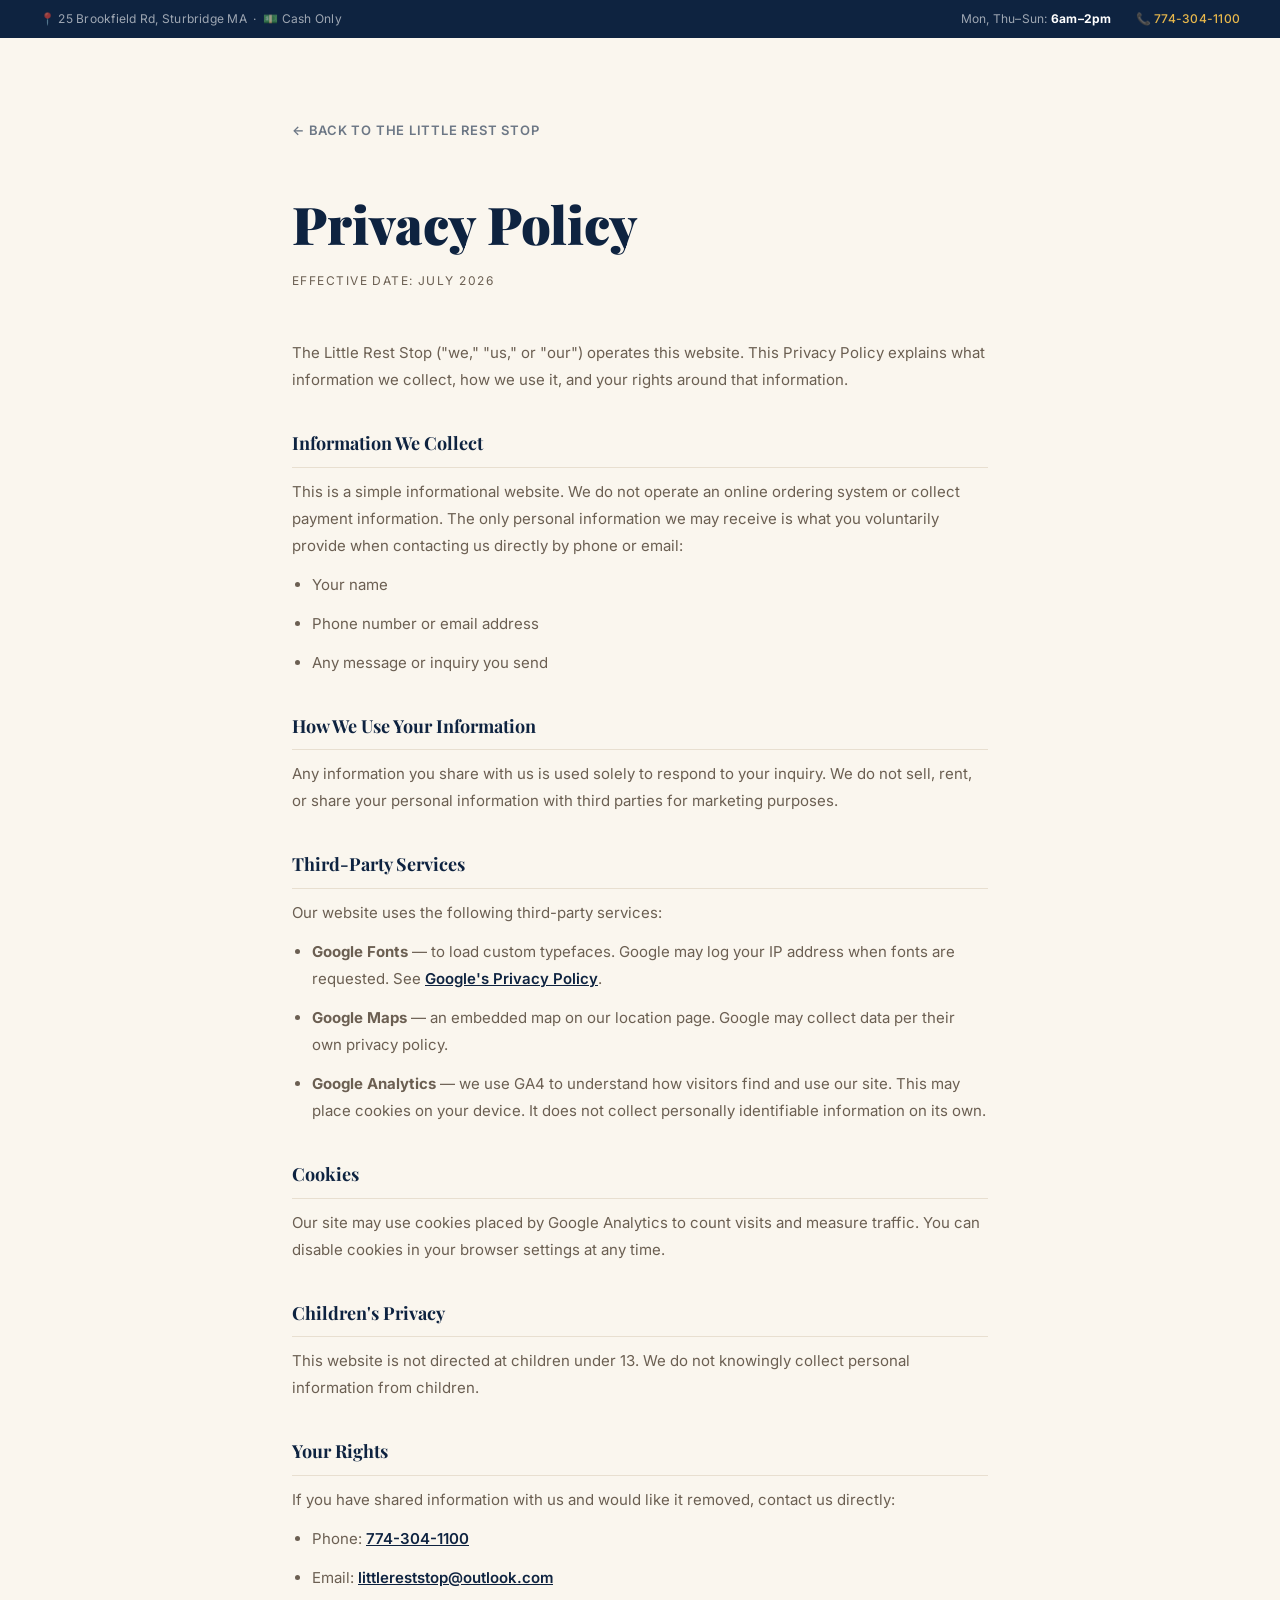
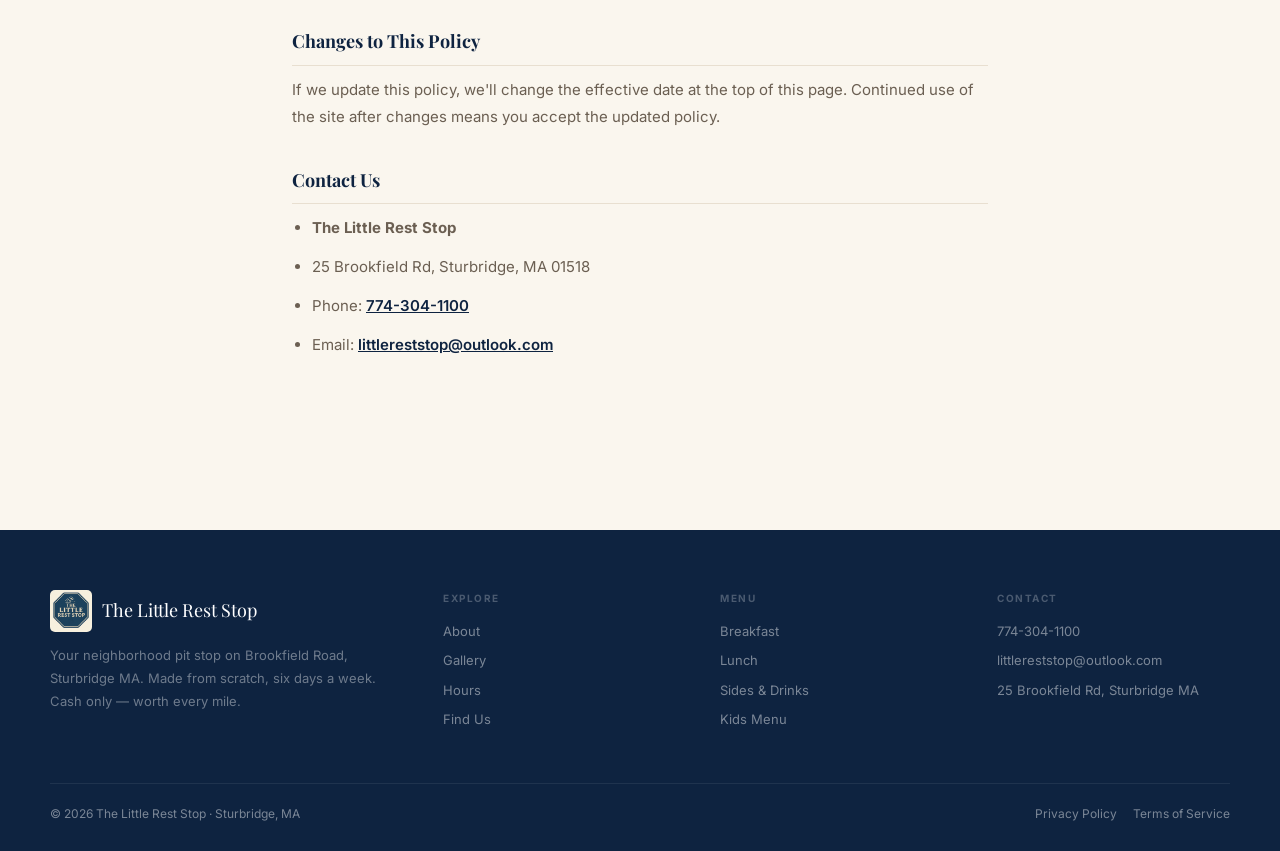
<file: site/privacy-policy.html>
<!DOCTYPE html>
<html lang="en">
<head>
<meta charset="UTF-8">
<meta name="viewport" content="width=device-width, initial-scale=1.0">
<title>Privacy Policy | The Little Rest Stop</title>
<meta name="description" content="Privacy Policy for The Little Rest Stop diner in Sturbridge, MA.">
<link rel="preconnect" href="https://fonts.googleapis.com">
<link href="https://fonts.googleapis.com/css2?family=Playfair+Display:ital,wght@0,700;0,900;1,700&family=Inter:wght@300;400;500;600&display=swap" rel="stylesheet">
<link rel="stylesheet" href="style.css">
<!-- Google tag (gtag.js) -->
<script async src="https://www.googletagmanager.com/gtag/js?id=G-MZHRJQL07S"></script>
<script>
  window.dataLayer = window.dataLayer || [];
  function gtag(){dataLayer.push(arguments);}
  gtag('js', new Date());
  gtag('config', 'G-MZHRJQL07S');
</script>
<style>
  .legal-wrap{max-width:760px;margin:80px auto;padding:0 32px 80px}
  .legal-wrap h1{font-family:'Playfair Display',serif;font-size:clamp(36px,5vw,52px);color:var(--navy);margin-bottom:4px;font-weight:900}
  .legal-wrap .date{font-size:12px;letter-spacing:.12em;text-transform:uppercase;color:var(--muted);margin-bottom:48px;display:block}
  .legal-wrap h2{font-family:'Playfair Display',serif;font-size:18px;font-weight:700;color:var(--navy);margin:36px 0 10px;border-bottom:1px solid var(--border);padding-bottom:8px}
  .legal-wrap p,.legal-wrap li{font-size:15px;color:var(--muted);line-height:1.8;margin-bottom:12px}
  .legal-wrap ul{padding-left:20px;margin-bottom:12px}
  .legal-wrap a{color:var(--navy);font-weight:600}
  .back-link{display:inline-flex;align-items:center;gap:8px;font-size:13px;font-weight:700;letter-spacing:.06em;text-transform:uppercase;color:var(--navy);text-decoration:none;margin-bottom:40px;opacity:.6;transition:opacity .2s}
  .back-link:hover{opacity:1}
</style>
</head>
<body>

<div class="topbar">
  <span>📍 25 Brookfield Rd, Sturbridge MA &nbsp;·&nbsp; 💵 Cash Only</span>
  <div class="topbar-right">
    <span>Mon, Thu–Sun: <strong style="color:white">6am–2pm</strong></span>
    <a href="tel:7743041100">📞 774-304-1100</a>
  </div>
</div>

<div class="legal-wrap">
  <a href="index.html" class="back-link">← Back to The Little Rest Stop</a>
  <h1>Privacy Policy</h1>
  <span class="date">Effective Date: July 2026</span>

  <p>The Little Rest Stop ("we," "us," or "our") operates this website. This Privacy Policy explains what information we collect, how we use it, and your rights around that information.</p>

  <h2>Information We Collect</h2>
  <p>This is a simple informational website. We do not operate an online ordering system or collect payment information. The only personal information we may receive is what you voluntarily provide when contacting us directly by phone or email:</p>
  <ul>
    <li>Your name</li>
    <li>Phone number or email address</li>
    <li>Any message or inquiry you send</li>
  </ul>

  <h2>How We Use Your Information</h2>
  <p>Any information you share with us is used solely to respond to your inquiry. We do not sell, rent, or share your personal information with third parties for marketing purposes.</p>

  <h2>Third-Party Services</h2>
  <p>Our website uses the following third-party services:</p>
  <ul>
    <li><strong>Google Fonts</strong> — to load custom typefaces. Google may log your IP address when fonts are requested. See <a href="https://policies.google.com/privacy" target="_blank" rel="noopener">Google's Privacy Policy</a>.</li>
    <li><strong>Google Maps</strong> — an embedded map on our location page. Google may collect data per their own privacy policy.</li>
    <li><strong>Google Analytics</strong> — we use GA4 to understand how visitors find and use our site. This may place cookies on your device. It does not collect personally identifiable information on its own.</li>
  </ul>

  <h2>Cookies</h2>
  <p>Our site may use cookies placed by Google Analytics to count visits and measure traffic. You can disable cookies in your browser settings at any time.</p>

  <h2>Children's Privacy</h2>
  <p>This website is not directed at children under 13. We do not knowingly collect personal information from children.</p>

  <h2>Your Rights</h2>
  <p>If you have shared information with us and would like it removed, contact us directly:</p>
  <ul>
    <li>Phone: <a href="tel:7743041100">774-304-1100</a></li>
    <li>Email: <a href="mailto:littlereststop@outlook.com">littlereststop@outlook.com</a></li>
  </ul>

  <h2>Changes to This Policy</h2>
  <p>If we update this policy, we'll change the effective date at the top of this page. Continued use of the site after changes means you accept the updated policy.</p>

  <h2>Contact Us</h2>
  <ul>
    <li><strong>The Little Rest Stop</strong></li>
    <li>25 Brookfield Rd, Sturbridge, MA 01518</li>
    <li>Phone: <a href="tel:7743041100">774-304-1100</a></li>
    <li>Email: <a href="mailto:littlereststop@outlook.com">littlereststop@outlook.com</a></li>
  </ul>
</div>

<footer>
  <div class="footer-in">
    <div class="footer-top">
      <div class="f-brand">
        <div class="f-logo"><img src="logo.jpeg" alt="The Little Rest Stop"><span class="f-logo-name">The Little Rest Stop</span></div>
        <p>Your neighborhood pit stop on Brookfield Road, Sturbridge MA. Made from scratch, six days a week. Cash only — worth every mile.</p>
      </div>
      <div class="f-col"><h4>Explore</h4><a href="index.html#about">About</a><a href="index.html#gallery">Gallery</a><a href="index.html#hours">Hours</a><a href="index.html#location">Find Us</a></div>
      <div class="f-col"><h4>Menu</h4><a href="index.html#menu">Breakfast</a><a href="index.html#menu">Lunch</a><a href="index.html#menu">Sides & Drinks</a><a href="index.html#menu">Kids Menu</a></div>
      <div class="f-col"><h4>Contact</h4><a href="tel:7743041100">774-304-1100</a><a href="mailto:littlereststop@outlook.com">littlereststop@outlook.com</a><a href="https://maps.google.com/?q=25+Brookfield+Rd+Sturbridge+MA" target="_blank">25 Brookfield Rd, Sturbridge MA</a></div>
    </div>
    <div class="footer-bot">
      <span>© 2026 The Little Rest Stop · Sturbridge, MA</span>
      <div class="footer-legal">
        <a href="privacy-policy.html">Privacy Policy</a>
        <a href="terms-of-service.html">Terms of Service</a>
      </div>
    </div>
  </div>
</footer>

</body>
</html>
</file>
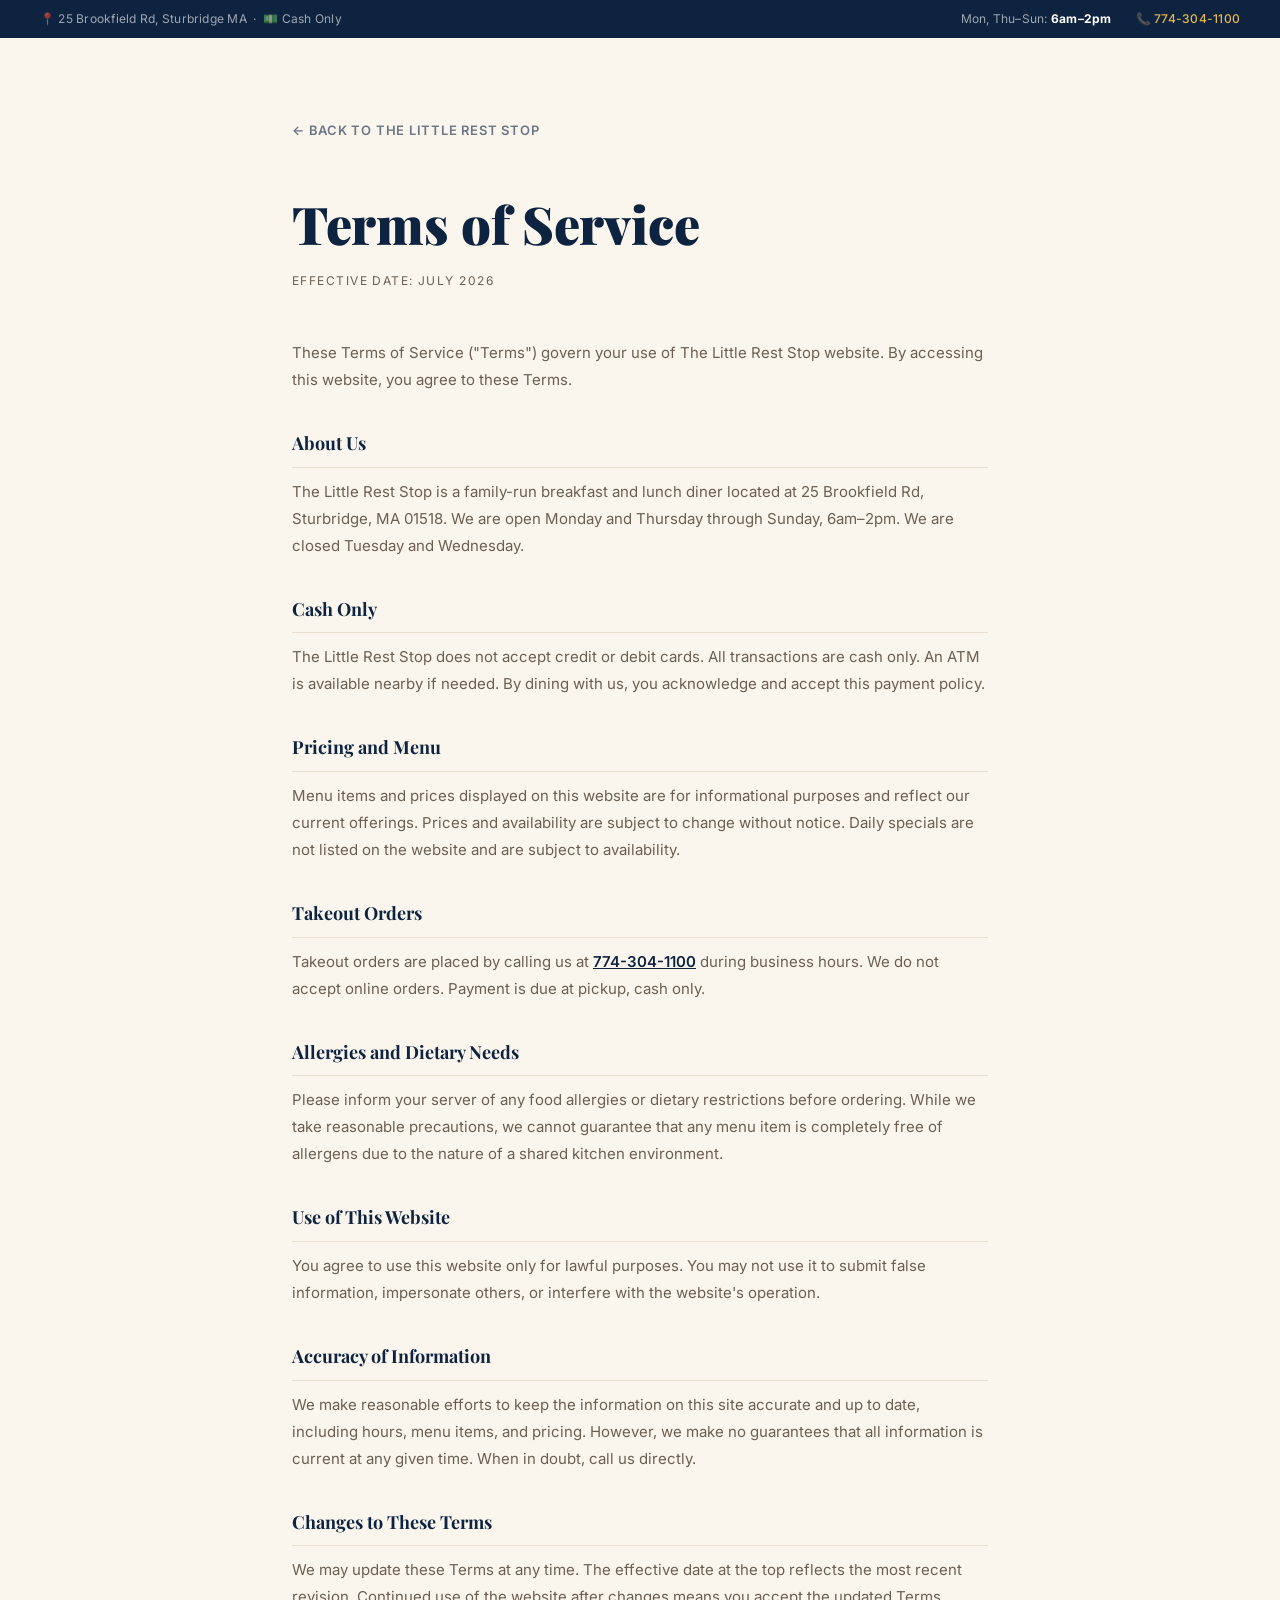
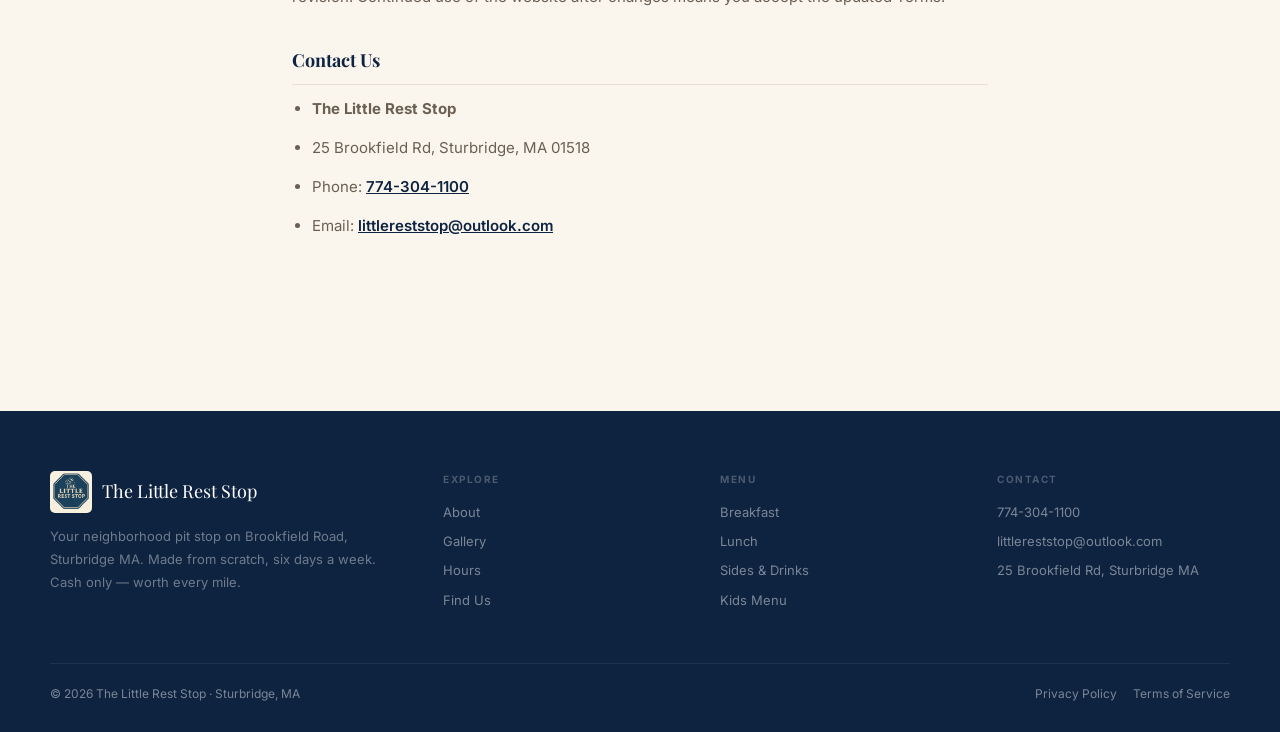
<file: site/terms-of-service.html>
<!DOCTYPE html>
<html lang="en">
<head>
<meta charset="UTF-8">
<meta name="viewport" content="width=device-width, initial-scale=1.0">
<title>Terms of Service | The Little Rest Stop</title>
<meta name="description" content="Terms of Service for The Little Rest Stop diner in Sturbridge, MA.">
<link rel="preconnect" href="https://fonts.googleapis.com">
<link href="https://fonts.googleapis.com/css2?family=Playfair+Display:ital,wght@0,700;0,900;1,700&family=Inter:wght@300;400;500;600&display=swap" rel="stylesheet">
<link rel="stylesheet" href="style.css">
<!-- Google tag (gtag.js) -->
<script async src="https://www.googletagmanager.com/gtag/js?id=G-MZHRJQL07S"></script>
<script>
  window.dataLayer = window.dataLayer || [];
  function gtag(){dataLayer.push(arguments);}
  gtag('js', new Date());
  gtag('config', 'G-MZHRJQL07S');
</script>
<style>
  .legal-wrap{max-width:760px;margin:80px auto;padding:0 32px 80px}
  .legal-wrap h1{font-family:'Playfair Display',serif;font-size:clamp(36px,5vw,52px);color:var(--navy);margin-bottom:4px;font-weight:900}
  .legal-wrap .date{font-size:12px;letter-spacing:.12em;text-transform:uppercase;color:var(--muted);margin-bottom:48px;display:block}
  .legal-wrap h2{font-family:'Playfair Display',serif;font-size:18px;font-weight:700;color:var(--navy);margin:36px 0 10px;border-bottom:1px solid var(--border);padding-bottom:8px}
  .legal-wrap p,.legal-wrap li{font-size:15px;color:var(--muted);line-height:1.8;margin-bottom:12px}
  .legal-wrap ul{padding-left:20px;margin-bottom:12px}
  .legal-wrap a{color:var(--navy);font-weight:600}
  .back-link{display:inline-flex;align-items:center;gap:8px;font-size:13px;font-weight:700;letter-spacing:.06em;text-transform:uppercase;color:var(--navy);text-decoration:none;margin-bottom:40px;opacity:.6;transition:opacity .2s}
  .back-link:hover{opacity:1}
</style>
</head>
<body>

<div class="topbar">
  <span>📍 25 Brookfield Rd, Sturbridge MA &nbsp;·&nbsp; 💵 Cash Only</span>
  <div class="topbar-right">
    <span>Mon, Thu–Sun: <strong style="color:white">6am–2pm</strong></span>
    <a href="tel:7743041100">📞 774-304-1100</a>
  </div>
</div>

<div class="legal-wrap">
  <a href="index.html" class="back-link">← Back to The Little Rest Stop</a>
  <h1>Terms of Service</h1>
  <span class="date">Effective Date: July 2026</span>

  <p>These Terms of Service ("Terms") govern your use of The Little Rest Stop website. By accessing this website, you agree to these Terms.</p>

  <h2>About Us</h2>
  <p>The Little Rest Stop is a family-run breakfast and lunch diner located at 25 Brookfield Rd, Sturbridge, MA 01518. We are open Monday and Thursday through Sunday, 6am–2pm. We are closed Tuesday and Wednesday.</p>

  <h2>Cash Only</h2>
  <p>The Little Rest Stop does not accept credit or debit cards. All transactions are cash only. An ATM is available nearby if needed. By dining with us, you acknowledge and accept this payment policy.</p>

  <h2>Pricing and Menu</h2>
  <p>Menu items and prices displayed on this website are for informational purposes and reflect our current offerings. Prices and availability are subject to change without notice. Daily specials are not listed on the website and are subject to availability.</p>

  <h2>Takeout Orders</h2>
  <p>Takeout orders are placed by calling us at <a href="tel:7743041100">774-304-1100</a> during business hours. We do not accept online orders. Payment is due at pickup, cash only.</p>

  <h2>Allergies and Dietary Needs</h2>
  <p>Please inform your server of any food allergies or dietary restrictions before ordering. While we take reasonable precautions, we cannot guarantee that any menu item is completely free of allergens due to the nature of a shared kitchen environment.</p>

  <h2>Use of This Website</h2>
  <p>You agree to use this website only for lawful purposes. You may not use it to submit false information, impersonate others, or interfere with the website's operation.</p>

  <h2>Accuracy of Information</h2>
  <p>We make reasonable efforts to keep the information on this site accurate and up to date, including hours, menu items, and pricing. However, we make no guarantees that all information is current at any given time. When in doubt, call us directly.</p>

  <h2>Changes to These Terms</h2>
  <p>We may update these Terms at any time. The effective date at the top reflects the most recent revision. Continued use of the website after changes means you accept the updated Terms.</p>

  <h2>Contact Us</h2>
  <ul>
    <li><strong>The Little Rest Stop</strong></li>
    <li>25 Brookfield Rd, Sturbridge, MA 01518</li>
    <li>Phone: <a href="tel:7743041100">774-304-1100</a></li>
    <li>Email: <a href="mailto:littlereststop@outlook.com">littlereststop@outlook.com</a></li>
  </ul>
</div>

<footer>
  <div class="footer-in">
    <div class="footer-top">
      <div class="f-brand">
        <div class="f-logo"><img src="logo.jpeg" alt="The Little Rest Stop"><span class="f-logo-name">The Little Rest Stop</span></div>
        <p>Your neighborhood pit stop on Brookfield Road, Sturbridge MA. Made from scratch, six days a week. Cash only — worth every mile.</p>
      </div>
      <div class="f-col"><h4>Explore</h4><a href="index.html#about">About</a><a href="index.html#gallery">Gallery</a><a href="index.html#hours">Hours</a><a href="index.html#location">Find Us</a></div>
      <div class="f-col"><h4>Menu</h4><a href="index.html#menu">Breakfast</a><a href="index.html#menu">Lunch</a><a href="index.html#menu">Sides & Drinks</a><a href="index.html#menu">Kids Menu</a></div>
      <div class="f-col"><h4>Contact</h4><a href="tel:7743041100">774-304-1100</a><a href="mailto:littlereststop@outlook.com">littlereststop@outlook.com</a><a href="https://maps.google.com/?q=25+Brookfield+Rd+Sturbridge+MA" target="_blank">25 Brookfield Rd, Sturbridge MA</a></div>
    </div>
    <div class="footer-bot">
      <span>© 2026 The Little Rest Stop · Sturbridge, MA</span>
      <div class="footer-legal">
        <a href="privacy-policy.html">Privacy Policy</a>
        <a href="terms-of-service.html">Terms of Service</a>
      </div>
    </div>
  </div>
</footer>

</body>
</html>
</file>
<file: site/style.css>
*{box-sizing:border-box;margin:0;padding:0}
:root{
  --navy:#0e2340;
  --navy-mid:#1a3a5c;
  --navy-light:#2255a4;
  --cream:#faf6ee;
  --warm:#f5ede0;
  --gold:#c8963c;
  --gold-light:#e8b84b;
  --gold-pale:#fdf3d8;
  --text:#1a140a;
  --muted:#6b5f52;
  --border:#e8dfd0;
  --white:#ffffff;
  --green:#1e5c38;
  --red-soft:#c0392b;
}
html{scroll-behavior:smooth}
body{font-family:'Inter',sans-serif;background:var(--cream);color:var(--text);font-size:15px;line-height:1.65;overflow-x:hidden}

/* ══ STICKY CTA BAR (Sweetgreen-inspired — always visible) ══ */
.sticky-cta{
  position:fixed;bottom:0;left:0;right:0;z-index:900;
  background:var(--navy);
  padding:12px 24px;
  display:flex;align-items:center;justify-content:space-between;
  gap:12px;
  box-shadow:0 -4px 24px rgba(14,35,64,.25);
  display:none; /* shown on mobile via media query */
}
.sticky-cta-text{color:rgba(255,255,255,.7);font-size:13px}
.sticky-cta-text strong{color:white}
.sticky-cta a{
  background:var(--gold);color:var(--navy);
  padding:10px 22px;border-radius:50px;
  font-weight:700;font-size:14px;text-decoration:none;
  white-space:nowrap;flex-shrink:0;
}

/* ══ FLOAT CALL (desktop) ══ */
.float-call{
  position:fixed;bottom:28px;right:28px;z-index:800;
  background:var(--navy);color:white;
  padding:13px 22px;border-radius:50px;
  font-size:14px;font-weight:600;text-decoration:none;
  box-shadow:0 6px 28px rgba(14,35,64,.3);
  display:flex;align-items:center;gap:8px;
  transition:transform .2s,box-shadow .2s;
}
.float-call:hover{transform:translateY(-2px);box-shadow:0 10px 36px rgba(14,35,64,.4)}

/* ══ TOP INFO BAR ══ */
.topbar{
  background:var(--navy);
  color:rgba(255,255,255,.6);
  padding:9px 40px;font-size:12px;
  display:flex;justify-content:space-between;align-items:center;
  flex-wrap:wrap;gap:6px;letter-spacing:.02em;
}
.topbar a{color:var(--gold-light);text-decoration:none;font-weight:500}
.topbar-right{display:flex;gap:24px;align-items:center}
@media(max-width:640px){.topbar{display:none}}

/* ══ HEADER ══ */
.header{
  background:rgba(255,255,255,.97);
  backdrop-filter:blur(12px);
  border-bottom:1px solid var(--border);
  position:sticky;top:0;z-index:100;
  box-shadow:0 1px 16px rgba(14,35,64,.06);
}
.header-inner{
  max-width:1180px;margin:0 auto;
  padding:0 32px;height:70px;
  display:flex;align-items:center;justify-content:space-between;
}
.logo{display:flex;align-items:center;gap:11px;text-decoration:none}
.logo img{height:46px;width:46px;object-fit:contain;border-radius:6px;flex-shrink:0}
.logo-words{display:flex;flex-direction:column;line-height:1.1}
.logo-sub{font-size:9px;letter-spacing:.2em;text-transform:uppercase;color:var(--muted)}
.logo-name{font-family:'Playfair Display',serif;font-size:19px;font-weight:700;color:var(--navy)}

/* NAV */
.nav{display:flex;align-items:center;gap:2px}
.ni{position:relative}
.nl{
  display:flex;align-items:center;gap:4px;
  padding:8px 12px;border-radius:7px;
  font-size:13px;font-weight:500;color:var(--text);
  text-decoration:none;cursor:pointer;
  transition:background .15s,color .15s;
  background:none;border:none;font-family:inherit;white-space:nowrap;
}
.nl:hover{background:var(--cream);color:var(--navy)}
.nl svg{width:11px;height:11px;transition:transform .2s}
.ni:hover .nl svg{transform:rotate(180deg)}
/* dropdown */
.dd{
  position:absolute;top:calc(100%+8px);left:0;
  background:var(--white);border:1px solid var(--border);
  border-radius:12px;padding:6px;min-width:200px;
  box-shadow:0 20px 56px rgba(14,35,64,.13);
  opacity:0;visibility:hidden;transform:translateY(-8px);
  transition:opacity .2s,transform .2s,visibility .2s;z-index:300;
}
.ni:hover .dd{opacity:1;visibility:visible;transform:translateY(0)}
.dd a{display:block;padding:9px 13px;border-radius:7px;font-size:13px;color:var(--text);text-decoration:none;transition:background .15s}
.dd a:hover{background:var(--cream);color:var(--navy)}
.dd-label{font-size:10px;letter-spacing:.14em;text-transform:uppercase;color:var(--muted);padding:8px 13px 4px;display:block}
.nav-phone{
  background:var(--navy);color:white !important;
  padding:9px 18px !important;border-radius:50px !important;
  font-weight:600 !important;margin-left:8px;
}
.nav-phone:hover{background:var(--navy-mid) !important}
.hbg{display:none;background:none;border:none;cursor:pointer;padding:6px;color:var(--navy);font-size:22px}

/* ══ MOBILE MENU ══ */
.mm{display:none;position:fixed;inset:0;background:var(--white);z-index:600;flex-direction:column;padding:22px 28px;overflow-y:auto}
.mm.open{display:flex}
.mm-top{display:flex;justify-content:space-between;align-items:center;margin-bottom:32px}
.mm-close{background:none;border:none;cursor:pointer;font-size:26px;color:var(--navy)}
.mm-link{display:block;font-size:21px;font-family:'Playfair Display',serif;font-weight:700;color:var(--navy);text-decoration:none;padding:13px 0;border-bottom:1px solid var(--border)}
.mm-foot{margin-top:auto;padding-top:28px;display:flex;flex-direction:column;gap:10px}
.mm-foot a{display:block;text-align:center;padding:15px;border-radius:50px;font-size:15px;font-weight:700;text-decoration:none}
.mm-call{background:var(--navy);color:white}
.mm-dir{background:var(--warm);color:var(--navy)}

/* ══ HERO — Full-bleed food photography ══ */
.hero{
  position:relative;
  min-height:94vh;
  display:grid;grid-template-columns:1fr 1fr;
  align-items:stretch;
  overflow:hidden;
}
.hero-left{
  background:var(--navy);
  padding:80px 60px 80px max(48px,calc(50vw - 560px));
  display:flex;flex-direction:column;justify-content:center;
  position:relative;z-index:2;
}
.hero-left::after{
  content:'';position:absolute;top:0;right:-60px;bottom:0;width:120px;
  background:var(--navy);
  clip-path:polygon(0 0,40% 0,100% 50%,40% 100%,0 100%);
  z-index:3;
}
.hero-eyebrow{
  display:inline-flex;align-items:center;gap:8px;
  font-size:11px;letter-spacing:.18em;text-transform:uppercase;
  color:var(--gold);margin-bottom:24px;
}
.hero-eyebrow::before{content:'';width:28px;height:1px;background:var(--gold)}
.hero h1{
  font-family:'Playfair Display',serif;
  font-size:clamp(38px,4.5vw,62px);
  line-height:1.08;color:white;
  font-weight:900;margin-bottom:20px;
}
.hero h1 em{font-style:italic;color:var(--gold-light);font-weight:700}
.hero-sub{
  font-size:16px;color:rgba(255,255,255,.6);
  max-width:400px;margin-bottom:36px;line-height:1.75;
}
.hero-ctas{display:flex;gap:12px;flex-wrap:wrap;margin-bottom:48px}
.btn{
  display:inline-flex;align-items:center;gap:7px;
  padding:14px 28px;border-radius:50px;
  font-size:14px;font-weight:700;text-decoration:none;
  transition:all .2s;cursor:pointer;border:none;font-family:inherit;
}
.btn-gold{background:var(--gold);color:var(--navy)}
.btn-gold:hover{background:var(--gold-light);transform:translateY(-1px);box-shadow:0 6px 24px rgba(200,150,60,.35)}
.btn-ghost{border:1.5px solid rgba(255,255,255,.28);color:white;background:none}
.btn-ghost:hover{border-color:white;background:rgba(255,255,255,.06)}
.btn-navy{background:var(--navy);color:white}
.btn-navy:hover{background:var(--navy-mid)}
.hero-trust{display:flex;align-items:center;gap:20px;flex-wrap:wrap}
.trust-item{display:flex;align-items:center;gap:7px;font-size:12px;color:rgba(255,255,255,.5)}
.trust-dot{width:4px;height:4px;border-radius:50%;background:rgba(255,255,255,.2)}

/* Right: photo mosaic */
.hero-right{
  position:relative;overflow:hidden;
  display:grid;grid-template-columns:1fr 1fr;grid-template-rows:1fr 1fr;gap:3px;
}
.hero-photo{overflow:hidden}
.hero-photo img{width:100%;height:100%;object-fit:cover;transition:transform 6s ease}
.hero-photo:hover img{transform:scale(1.04)}
.hero-photo:first-child{grid-row:span 2}
.hero-overlay{
  position:absolute;inset:0;
  background:linear-gradient(90deg,var(--navy) 0%,rgba(14,35,64,.1) 40%,transparent 70%);
  z-index:1;pointer-events:none;
}

/* ══ MARQUEE (gold tape) ══ */
.marquee{background:var(--gold);overflow:hidden;padding:11px 0;position:relative;z-index:5}
.mq-inner{display:flex;animation:mqscroll 30s linear infinite;width:max-content}
.mq-item{font-size:12px;font-weight:700;letter-spacing:.1em;text-transform:uppercase;color:var(--navy);white-space:nowrap;padding:0 32px;border-right:1px solid rgba(14,35,64,.15)}
@keyframes mqscroll{0%{transform:translateX(0)}100%{transform:translateX(-50%)}}

/* ══ SECTIONS ══ */
section{padding:100px 32px}
.container{max-width:1180px;margin:0 auto}
.eyebrow{font-size:10px;letter-spacing:.22em;text-transform:uppercase;color:var(--navy-light);margin-bottom:10px;display:block;font-weight:600}
.section-h{font-family:'Playfair Display',serif;font-size:clamp(28px,3.5vw,46px);color:var(--navy);line-height:1.1;margin-bottom:16px;font-weight:900}
.section-p{font-size:15px;color:var(--muted);line-height:1.8;max-width:500px}
.c{text-align:center}.section-p.c{margin:0 auto 44px}

/* ══ ABOUT ══ */
.about{background:var(--white)}
.about-wrap{display:grid;grid-template-columns:1fr 1fr;gap:80px;align-items:center}
.about-body p{color:var(--muted);line-height:1.85;margin-bottom:16px;font-size:15px}
.about-pills{display:flex;flex-wrap:wrap;gap:9px;margin-top:28px}
.pill{
  display:flex;align-items:center;gap:7px;
  background:var(--cream);border:1px solid var(--border);
  padding:8px 16px;border-radius:50px;
  font-size:12px;font-weight:600;color:var(--navy);
}
.pill-icon{font-size:14px}
.about-photos{position:relative;height:500px}
.ap-main{position:absolute;right:0;bottom:0;width:75%;height:82%;border-radius:20px;overflow:hidden}
.ap-main img{width:100%;height:100%;object-fit:cover}
.ap-sm{position:absolute;top:0;left:0;width:46%;height:46%;border-radius:14px;overflow:hidden;border:5px solid white;box-shadow:0 10px 36px rgba(14,35,64,.12)}
.ap-sm img{width:100%;height:100%;object-fit:cover}
.ap-tag{
  position:absolute;bottom:24px;left:-20px;
  background:var(--navy);color:white;
  padding:16px 20px;border-radius:14px;max-width:190px;
  box-shadow:0 12px 40px rgba(14,35,64,.22);
}
.ap-tag strong{color:var(--gold-light);font-size:13px;display:block;margin-bottom:4px;font-family:'Playfair Display',serif;font-style:italic}
.ap-tag p{font-size:11px;color:rgba(255,255,255,.65);line-height:1.5}

/* ══ GALLERY ══ */
.gallery-sec{background:var(--navy);padding:80px 0 0}
.gallery-intro{padding:0 32px;max-width:1180px;margin:0 auto 48px}
.gallery-intro .eyebrow{color:var(--gold)}
.gallery-intro .section-h{color:white}
.gallery-intro .section-p{color:rgba(255,255,255,.5)}
.photo-grid{
  display:grid;
  grid-template-columns:2fr 1fr 1fr;
  grid-template-rows:280px 280px;
  gap:3px;
}
.pg{overflow:hidden;position:relative;cursor:pointer}
.pg:first-child{grid-row:span 2}
.pg img{width:100%;height:100%;object-fit:cover;transition:transform .5s ease,filter .3s}
.pg:hover img{transform:scale(1.05);filter:brightness(1.08)}
.pg-label{
  position:absolute;bottom:0;left:0;right:0;
  background:linear-gradient(to top,rgba(14,35,64,.75) 0%,transparent 80%);
  padding:24px 20px 16px;
  opacity:0;transition:opacity .3s;
}
.pg:hover .pg-label{opacity:1}
.pg-label span{color:white;font-size:14px;font-weight:600;font-family:'Playfair Display',serif;font-style:italic}
.pg:nth-child(2),.pg:nth-child(3),.pg:nth-child(4),.pg:nth-child(5){height:100%}

/* ══ MENU ══ */
.menu-sec{background:var(--cream)}
.menu-header{
  display:flex;justify-content:space-between;
  align-items:flex-end;margin-bottom:44px;flex-wrap:wrap;gap:16px;
}
.tabs{
  display:flex;gap:5px;background:var(--white);
  padding:5px;border-radius:50px;border:1px solid var(--border);flex-wrap:wrap;
}
.tab{
  padding:9px 20px;border-radius:50px;border:none;
  font-family:inherit;font-size:13px;font-weight:600;cursor:pointer;
  background:none;color:var(--muted);transition:all .2s;white-space:nowrap;
}
.tab.on{background:var(--navy);color:white}
.panel{display:none}.panel.on{display:block}
.cat{margin-bottom:40px}
.cat-head{
  display:flex;align-items:center;gap:12px;
  margin-bottom:6px;padding-bottom:12px;
  border-bottom:2px solid var(--navy);
}
.cat-title{font-family:'Playfair Display',serif;font-size:22px;font-weight:900;color:var(--navy)}
.cat-note{font-size:12px;color:var(--muted);font-style:italic;margin-bottom:16px}
.cat-grid{display:grid;grid-template-columns:repeat(auto-fill,minmax(290px,1fr));gap:10px}
.mi{
  background:var(--white);border:1px solid var(--border);
  border-radius:14px;padding:16px 18px;
  display:flex;justify-content:space-between;align-items:flex-start;gap:14px;
  transition:box-shadow .2s,transform .15s;
}
.mi:hover{box-shadow:0 6px 24px rgba(14,35,64,.08);transform:translateY(-2px)}
.mi-n{font-weight:700;font-size:14px;color:var(--navy);margin-bottom:3px}
.mi-d{font-size:12px;color:var(--muted);line-height:1.5}
.mi-tag{
  display:inline-block;margin-top:7px;
  font-size:9px;letter-spacing:.08em;text-transform:uppercase;
  background:var(--gold-pale);color:var(--gold);
  padding:2px 9px;border-radius:50px;border:1px solid rgba(200,150,60,.25);
  font-weight:700;
}
.mi-price{
  font-family:'Playfair Display',serif;font-size:19px;
  font-weight:700;color:var(--navy);white-space:nowrap;flex-shrink:0;
}
.sides-grid{display:grid;grid-template-columns:repeat(auto-fill,minmax(185px,1fr));gap:8px}
.si{
  background:var(--white);border:1px solid var(--border);border-radius:10px;
  padding:11px 15px;display:flex;justify-content:space-between;align-items:center;
}
.si-n{font-size:13px;font-weight:500;color:var(--text)}
.si-p{font-family:'Playfair Display',serif;font-size:15px;font-weight:700;color:var(--navy)}
.menu-note{
  margin-top:32px;text-align:center;
  background:var(--white);border:1px solid var(--border);border-radius:12px;
  padding:18px;font-size:13px;color:var(--muted);font-style:italic;
}
.menu-note a{color:var(--navy);font-weight:700;text-decoration:none;font-style:normal}

/* ══ HOURS ══ */
.hours-sec{background:var(--navy)}
.hours-wrap{display:grid;grid-template-columns:1fr 1fr;gap:80px;align-items:center}
.hours-wrap .eyebrow{color:var(--gold)}
.hours-wrap .section-h{color:white}
.hours-wrap .section-p{color:rgba(255,255,255,.5);margin-bottom:32px}
.htable{background:rgba(255,255,255,.05);border-radius:16px;overflow:hidden;border:1px solid rgba(255,255,255,.09)}
.htable-title{padding:17px 24px;font-family:'Playfair Display',serif;font-size:16px;color:var(--gold-light);border-bottom:1px solid rgba(255,255,255,.08);letter-spacing:.04em}
.hr2{display:flex;align-items:center;padding:13px 24px;border-bottom:1px solid rgba(255,255,255,.05);gap:10px}
.hr2:last-of-type{border-bottom:none}
.hday{font-size:14px;font-weight:600;color:white;width:108px;flex-shrink:0}
.htime{flex:1;font-size:14px;color:rgba(255,255,255,.42)}
.hb{font-size:10px;font-weight:700;letter-spacing:.07em;text-transform:uppercase;padding:3px 10px;border-radius:50px}
.ho{background:rgba(46,213,115,.12);color:#2ed573}
.hc{background:rgba(255,71,87,.12);color:#ff4757}
.htable-foot{padding:12px 24px;font-size:12px;color:rgba(255,255,255,.3);text-align:center;border-top:1px solid rgba(255,255,255,.07)}

/* ══ LOCATION ══ */
.loc-sec{background:var(--white)}
.loc-wrap{display:grid;grid-template-columns:1fr 1.6fr;gap:52px;align-items:start;margin-top:48px}
.loc-cards{display:flex;flex-direction:column;gap:14px}
.lc{border:1px solid var(--border);border-radius:14px;padding:20px;transition:box-shadow .2s,border-color .2s}
.lc:hover{box-shadow:0 4px 18px rgba(14,35,64,.07);border-color:rgba(14,35,64,.15)}
.lc.hl{border-color:var(--gold);background:var(--gold-pale)}
.lc-icon{font-size:18px;margin-bottom:8px;display:block}
.lc h3{font-size:11px;font-weight:700;text-transform:uppercase;letter-spacing:.1em;color:var(--navy);margin-bottom:7px}
.lc p{font-size:14px;color:var(--muted);line-height:1.65}
.lc a{color:var(--navy);font-weight:700;text-decoration:none}
.lc a:hover{text-decoration:underline}
.dir-btn{
  display:inline-flex;align-items:center;gap:5px;
  margin-top:10px;padding:8px 16px;border-radius:50px;
  border:1.5px solid var(--navy);color:var(--navy);
  font-size:13px;font-weight:700;text-decoration:none;
  transition:all .2s;
}
.dir-btn:hover{background:var(--navy);color:white}
.map-block{border-radius:16px;overflow:hidden;box-shadow:0 12px 48px rgba(14,35,64,.1);border:1px solid var(--border)}
.map-block iframe{display:block}

/* ══ CTA SECTION ══ */
.cta-sec{
  background:var(--gold);
  padding:100px 32px;text-align:center;
  position:relative;overflow:hidden;
}
.cta-sec::before{
  content:'THE LITTLE REST STOP';
  position:absolute;top:50%;left:50%;transform:translate(-50%,-50%);
  font-family:'Playfair Display',serif;font-size:clamp(60px,12vw,160px);
  font-weight:900;color:rgba(255,255,255,.07);white-space:nowrap;
  pointer-events:none;letter-spacing:-.02em;
}
.cta-inner{max-width:600px;margin:0 auto;position:relative;z-index:1}
.cta-sec .eyebrow{color:rgba(14,35,64,.6)}
.cta-sec .section-h{color:var(--navy);font-size:clamp(32px,5vw,56px)}
.cta-sec .section-p{color:rgba(14,35,64,.65);margin:0 auto 36px}
.cta-btns{display:flex;gap:14px;justify-content:center;flex-wrap:wrap}

/* ══ FOOTER ══ */
footer{background:var(--navy);color:rgba(255,255,255,.45);padding:60px 32px 28px}
.footer-in{max-width:1180px;margin:0 auto}
.footer-top{display:grid;grid-template-columns:1.5fr 1fr 1fr 1fr;gap:44px;margin-bottom:44px}
.f-logo{display:flex;align-items:center;gap:10px;margin-bottom:12px}
.f-logo img{height:42px;width:42px;object-fit:contain;border-radius:5px}
.f-logo-name{font-family:'Playfair Display',serif;font-size:18px;color:white}
.f-brand p{font-size:13px;line-height:1.75;color:rgba(255,255,255,.4)}
.f-col h4{font-size:10px;letter-spacing:.15em;text-transform:uppercase;color:rgba(255,255,255,.25);margin-bottom:14px}
.f-col a{display:block;font-size:13px;color:rgba(255,255,255,.45);text-decoration:none;margin-bottom:8px;transition:color .2s}
.f-col a:hover{color:var(--gold-light)}
.footer-bot{
  border-top:1px solid rgba(255,255,255,.07);padding-top:20px;
  display:flex;justify-content:space-between;flex-wrap:wrap;
  gap:8px;font-size:12px;
}
.footer-legal{display:flex;gap:16px}
.footer-legal a{color:rgba(255,255,255,.45);text-decoration:none;transition:color .2s}
.footer-legal a:hover{color:var(--gold-light)}

/* ══ REVEAL ANIMATION ══ */
.rev{opacity:0;transform:translateY(22px);transition:opacity .65s ease,transform .65s ease}
.rev.in{opacity:1;transform:translateY(0)}
.d1{transition-delay:.1s}.d2{transition-delay:.2s}.d3{transition-delay:.3s}

/* ══ RESPONSIVE ══ */
@media(max-width:1024px){
  .hero{grid-template-columns:1fr;min-height:auto}
  .hero-left{padding:72px 24px;clip-path:none}
  .hero-left::after{display:none}
  .hero-right{height:340px;grid-template-columns:1fr 1fr 1fr;grid-template-rows:1fr}
  .hero-photo:first-child{grid-row:span 1}
  .about-wrap,.hours-wrap,.loc-wrap{grid-template-columns:1fr;gap:40px}
  .about-photos{height:300px}
  .photo-grid{grid-template-columns:1fr 1fr;grid-template-rows:200px 200px}
  .pg:first-child{grid-row:span 1}
  .footer-top{grid-template-columns:1fr 1fr;gap:28px}
}
@media(max-width:768px){
  .nav{display:none}
  .hbg{display:block}
  section{padding:64px 20px}
  .hero-left{padding:60px 20px}
  .hero-right{display:none}
  .photo-grid{grid-template-columns:1fr 1fr;grid-template-rows:170px 170px}
  .menu-header{flex-direction:column;align-items:flex-start}
  .tabs{width:100%}
  .footer-top{grid-template-columns:1fr}
  .cta-sec{padding:72px 20px}
  .float-call{display:none}
  .sticky-cta{display:flex}
}
</file>
